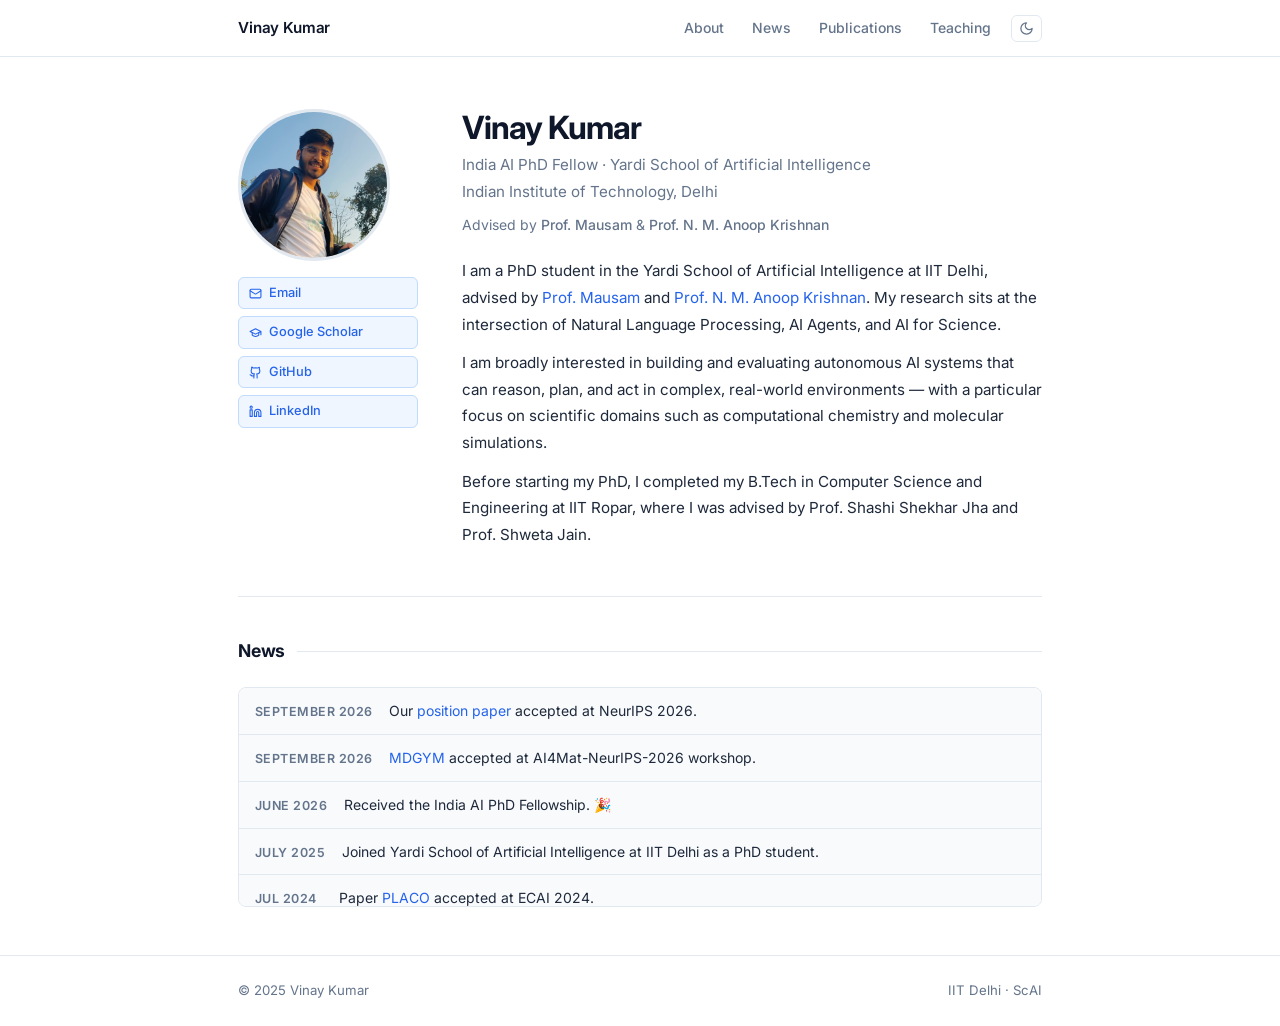
<file: index.html>
<!DOCTYPE html>
<html lang="en">

<head>
  <meta charset="utf-8">
  <meta name="viewport" content="width=device-width, initial-scale=1.0">
  <title>Vinay Kumar — PhD Student, IIT Delhi</title>
  <meta name="description"
    content="Vinay Kumar — PhD Student at IIT Delhi working on NLP, AI Agents, and AI for Science.">

  <link rel="icon" href="assets/img/favicon.png">
  <link rel="preconnect" href="https://fonts.googleapis.com">
  <link rel="preconnect" href="https://fonts.gstatic.com" crossorigin>
  <link href="https://fonts.googleapis.com/css2?family=Inter:wght@300;400;500;600;700&display=swap" rel="stylesheet">
  <link rel="stylesheet" href="assets/css/style.css">
</head>

<body>

  <header>
    <div class="inner">
      <a href="index.html" class="site-name">Vinay Kumar</a>
      <div class="header-right">
        <nav>
          <a href="#about">About</a>
          <a href="#news">News</a>
          <a href="publications.html">Publications</a>
          <a href="teaching.html">Teaching</a>
        </nav>
        <button id="dark-toggle" aria-label="Toggle dark mode">
          <svg class="icon-moon" width="15" height="15" viewBox="0 0 24 24" fill="none" stroke="currentColor" stroke-width="2" stroke-linecap="round" stroke-linejoin="round"><path d="M12 3a6 6 0 0 0 9 9 9 9 0 1 1-9-9z"/></svg>
          <svg class="icon-sun" width="15" height="15" viewBox="0 0 24 24" fill="none" stroke="currentColor" stroke-width="2" stroke-linecap="round" stroke-linejoin="round"><circle cx="12" cy="12" r="4"/><path d="M12 2v2M12 20v2M4.93 4.93l1.41 1.41M17.66 17.66l1.41 1.41M2 12h2M20 12h2M6.34 17.66l-1.41 1.41M19.07 4.93l-1.41 1.41"/></svg>
        </button>
      </div>
    </div>
  </header>

  <main>
    <div class="container">

      <!-- ── Profile ── -->
      <section id="about" class="profile" style="border-top: none; padding-top: 52px;">
        <div class="profile-grid">

          <div class="profile-photo">
            <img src="assets/img/photo.jpg" alt="Vinay Kumar">
            <div class="profile-links">
              <a href="mailto:vinay.kumar@scai.iitd.ac.in">
                <svg width="13" height="13" viewBox="0 0 24 24" fill="none" stroke="currentColor" stroke-width="2" stroke-linecap="round" stroke-linejoin="round"><rect x="2" y="4" width="20" height="16" rx="2"/><path d="m22 7-8.97 5.7a1.94 1.94 0 0 1-2.06 0L2 7"/></svg>
                Email
              </a>
              <a href="https://scholar.google.com/citations?user=8wy_79oAAAAJ&hl=en" target="_blank">
                <svg width="13" height="13" viewBox="0 0 24 24" fill="none" stroke="currentColor" stroke-width="2" stroke-linecap="round" stroke-linejoin="round"><path d="M22 10v6M2 10l10-5 10 5-10 5z"/><path d="M6 12v5c3 3 9 3 12 0v-5"/></svg>
                Google Scholar
              </a>
              <a href="https://github.com/vinay-kumar07" target="_blank">
                <svg width="13" height="13" viewBox="0 0 24 24" fill="none" stroke="currentColor" stroke-width="2" stroke-linecap="round" stroke-linejoin="round"><path d="M15 22v-4a4.8 4.8 0 0 0-1-3.2c3 0 6-2 6-5.5.08-1.25-.27-2.48-1-3.5.28-1.15.28-2.35 0-3.5 0 0-1 0-3 1.5-2.64-.5-5.36-.5-8 0C6 2 5 2 5 2c-.3 1.15-.3 2.35 0 3.5A5.403 5.403 0 0 0 4 9c0 3.5 3 5.5 6 5.5-.39.49-.68 1.05-.85 1.65-.17.6-.22 1.23-.15 1.85v4"/><path d="M9 18c-4.51 2-5-2-7-2"/></svg>
                GitHub
              </a>
              <a href="https://www.linkedin.com/in/vinay-kumar-41220b1b9/" target="_blank">
                <svg width="13" height="13" viewBox="0 0 24 24" fill="none" stroke="currentColor" stroke-width="2" stroke-linecap="round" stroke-linejoin="round"><path d="M16 8a6 6 0 0 1 6 6v7h-4v-7a2 2 0 0 0-2-2 2 2 0 0 0-2 2v7h-4v-7a6 6 0 0 1 6-6z"/><rect width="4" height="12" x="2" y="9"/><circle cx="4" cy="4" r="2"/></svg>
                LinkedIn
              </a>
              <!-- <a href="" target="_blank"> -->
                <!-- <svg width="13" height="13" viewBox="0 0 24 24" fill="none" stroke="currentColor" stroke-width="2" stroke-linecap="round" stroke-linejoin="round"><path d="M14.5 2H6a2 2 0 0 0-2 2v16a2 2 0 0 0 2 2h12a2 2 0 0 0 2-2V7.5L14.5 2z"/><polyline points="14 2 14 8 20 8"/></svg> -->
                <!-- CV -->
              <!-- </a> -->
            </div>
          </div>

          <div>
            <h1 class="profile-name">Vinay Kumar</h1>
            <p class="profile-position">India AI PhD Fellow &middot; Yardi School of Artificial Intelligence</p>
            <p class="profile-position" style="margin-bottom: 10px;">Indian Institute of Technology, Delhi</p>
            <p class="profile-advisor">
              Advised by
              <a href="http://www.cse.iitd.ac.in/~mausam/" target="_blank">Prof. Mausam</a>
              &amp;
              <a href="https://krishnanlab.github.io/" target="_blank">Prof. N. M. Anoop Krishnan</a>
            </p>

            <div class="bio">
              <p>
                I am a PhD student in the Yardi School of Artificial Intelligence at IIT Delhi, advised by
                <a href="http://www.cse.iitd.ac.in/~mausam/" target="_blank">Prof. Mausam</a> and
                <a href="https://web.iitd.ac.in/~krishnan/" target="_blank">Prof. N. M. Anoop Krishnan</a>.
                My research sits at the intersection of Natural Language Processing, AI Agents, and AI for Science.
              </p>
              <p>
                I am broadly interested in building and evaluating autonomous AI systems that can reason, plan,
                and act in complex, real-world environments — with a particular focus on scientific domains such as
                computational chemistry and molecular simulations.
              </p>
              <p>
                Before starting my PhD, I completed my B.Tech in Computer Science and Engineering at IIT Ropar, where I
                was advised by Prof. Shashi Shekhar Jha and Prof. Shweta Jain.
              </p>
            </div>
          </div>

        </div>
      </section>

      <!-- ── News ── -->
      <section id="news">
        <h2 class="section-heading">News</h2>
        <div class="news-scroll">
          <div class="news-item">
            <span class="news-date">September 2026</span>
            <span class="news-text">Our <a href="https://arxiv.org/abs/2605.08956v2" target="_blank">position paper</a> accepted at NeurIPS 2026.</span>
          </div>
          <div class="news-item">
            <span class="news-date">September 2026</span>
            <span class="news-text"><a href="http://arxiv.org/abs/2605.08941" target="_blank">MDGYM</a> accepted at AI4Mat-NeurIPS-2026 workshop.</span>
          </div>
          <div class="news-item">
            <span class="news-date">June 2026</span>
            <span class="news-text">Received the India AI PhD Fellowship. 🎉</span>
          </div>
          <div class="news-item">
            <span class="news-date">July 2025</span>
            <span class="news-text">Joined Yardi School of Artificial Intelligence at IIT Delhi as a PhD student.</span>
          </div>
          <div class="news-item">
            <span class="news-date">Jul 2024</span>
            <span class="news-text">Paper <a href="https://ebooks.iospress.nl/volumearticle/69678" target="_blank">PLACO</a> accepted at ECAI 2024.</span>
          </div>
        </div>
      </section>

    </div>
  </main>

  <footer>
    <div class="inner">
      <span>&copy; 2025 Vinay Kumar</span>
      <span>IIT Delhi &middot; ScAI</span>
    </div>
  </footer>

  <script src="assets/js/main.js"></script>

</body>

</html>
</file>
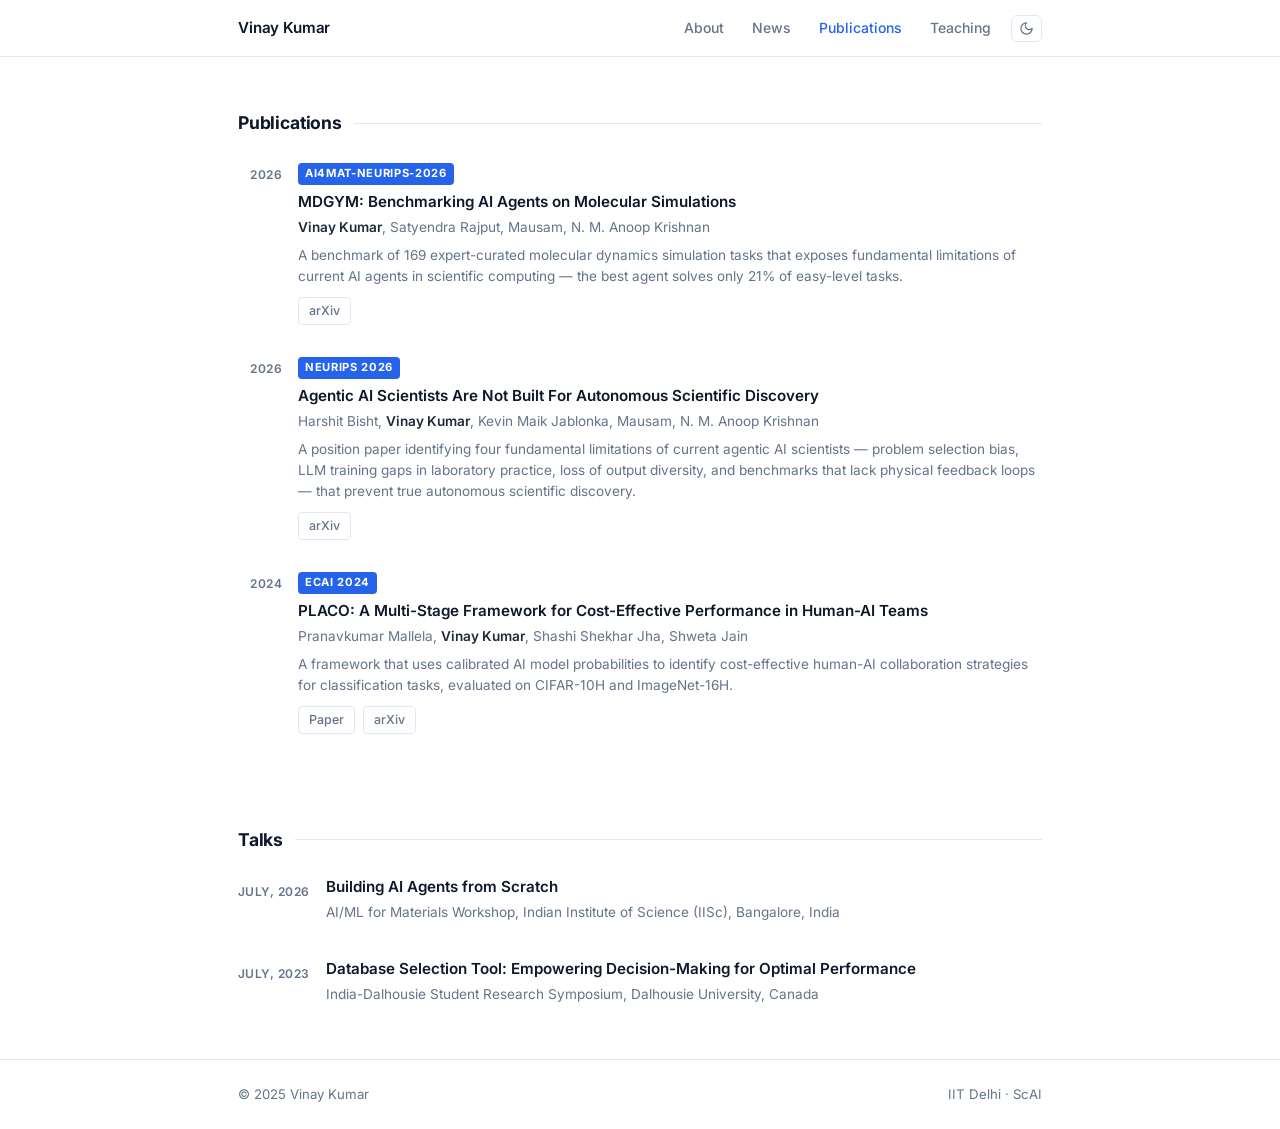
<file: publications.html>
<!DOCTYPE html>
<html lang="en">

<head>
  <meta charset="utf-8">
  <meta name="viewport" content="width=device-width, initial-scale=1.0">
  <title>Publications — Vinay Kumar</title>
  <meta name="description" content="Publications by Vinay Kumar — PhD Student at IIT Delhi.">

  <link rel="icon" href="assets/img/favicon.png">
  <link rel="preconnect" href="https://fonts.googleapis.com">
  <link rel="preconnect" href="https://fonts.gstatic.com" crossorigin>
  <link href="https://fonts.googleapis.com/css2?family=Inter:wght@300;400;500;600;700&display=swap" rel="stylesheet">
  <link rel="stylesheet" href="assets/css/style.css">
</head>

<body>

  <header>
    <div class="inner">
      <a href="index.html" class="site-name">Vinay Kumar</a>
      <div class="header-right">
        <nav>
          <a href="index.html#about">About</a>
          <a href="index.html#news">News</a>
          <a href="publications.html" class="nav-active">Publications</a>
          <a href="teaching.html">Teaching</a>
        </nav>
        <button id="dark-toggle" aria-label="Toggle dark mode">
          <svg class="icon-moon" width="15" height="15" viewBox="0 0 24 24" fill="none" stroke="currentColor" stroke-width="2" stroke-linecap="round" stroke-linejoin="round"><path d="M12 3a6 6 0 0 0 9 9 9 9 0 1 1-9-9z"/></svg>
          <svg class="icon-sun" width="15" height="15" viewBox="0 0 24 24" fill="none" stroke="currentColor" stroke-width="2" stroke-linecap="round" stroke-linejoin="round"><circle cx="12" cy="12" r="4"/><path d="M12 2v2M12 20v2M4.93 4.93l1.41 1.41M17.66 17.66l1.41 1.41M2 12h2M20 12h2M6.34 17.66l-1.41 1.41M19.07 4.93l-1.41 1.41"/></svg>
        </button>
      </div>
    </div>
  </header>

  <main>
    <div class="container">

      <section style="border-top: none; padding-top: 52px;">
        <h2 class="section-heading">Publications</h2>
        <div class="pub-list">

          <div class="pub">
            <div class="pub-year-col">
              <span class="pub-year">2026</span>
            </div>
            <div>
              <span class="pub-venue-badge">AI4Mat-NeurIPS-2026</span>
              <div class="pub-title">
                <a href="http://arxiv.org/abs/2605.08941" target="_blank">
                  MDGYM: Benchmarking AI Agents on Molecular Simulations
                </a>
              </div>
              <div class="pub-authors">
                <strong>Vinay Kumar</strong>, Satyendra Rajput, Mausam, N. M. Anoop Krishnan
              </div>
              <div class="pub-desc">
                A benchmark of 169 expert-curated molecular dynamics simulation tasks that exposes fundamental
                limitations of current AI agents in scientific computing — the best agent solves only 21% of easy-level
                tasks.
              </div>
              <div class="pub-links">
                <a class="pill-link" href="http://arxiv.org/abs/2605.08941" target="_blank">arXiv</a>
              </div>
            </div>
          </div>

          <div class="pub">
            <div class="pub-year-col">
              <span class="pub-year">2026</span>
            </div>
            <div>
              <span class="pub-venue-badge">NeurIPS 2026</span>
              <div class="pub-title">
                <a href="https://arxiv.org/abs/2605.08956v2" target="_blank">
                  Agentic AI Scientists Are Not Built For Autonomous Scientific Discovery
                </a>
              </div>
              <div class="pub-authors">
                Harshit Bisht, <strong>Vinay Kumar</strong>, Kevin Maik Jablonka, Mausam, N. M. Anoop Krishnan
              </div>
              <div class="pub-desc">
                A position paper identifying four fundamental limitations of current agentic AI scientists — problem
                selection bias, LLM training gaps in laboratory practice, loss of output diversity, and benchmarks that
                lack physical feedback loops — that prevent true autonomous scientific discovery.
              </div>
              <div class="pub-links">
                <a class="pill-link" href="https://arxiv.org/abs/2605.08956v2" target="_blank">arXiv</a>
              </div>
            </div>
          </div>

          <div class="pub">
            <div class="pub-year-col">
              <span class="pub-year">2024</span>
            </div>
            <div>
              <span class="pub-venue-badge">ECAI 2024</span>
              <div class="pub-title">
                <a href="https://ebooks.iospress.nl/volumearticle/69678" target="_blank">
                  PLACO: A Multi-Stage Framework for Cost-Effective Performance in Human-AI Teams
                </a>
              </div>
              <div class="pub-authors">
                Pranavkumar Mallela, <strong>Vinay Kumar</strong>, Shashi Shekhar Jha, Shweta Jain
              </div>
              <div class="pub-desc">
                A framework that uses calibrated AI model probabilities to identify cost-effective human-AI
                collaboration strategies for classification tasks, evaluated on CIFAR-10H and ImageNet-16H.
              </div>
              <div class="pub-links">
                <a class="pill-link" href="https://ebooks.iospress.nl/volumearticle/69678" target="_blank">Paper</a>
                <a class="pill-link" href="http://arxiv.org/abs/2605.08388" target="_blank">arXiv</a>
              </div>
            </div>
          </div>

        </div>
      </section>

      <section style="border-top: none; padding-top: 52px;">
        <h2 class="section-heading">Talks</h2>
        <div class="pub-list">
          
          <div class="pub">
            <div class="pub-year-col">
              <span class="pub-year">July, 2026</span>
            </div>
            <div>
              <div class="pub-title">
                Building AI Agents from Scratch
              </div>
              <div class="pub-authors">
                AI/ML for Materials Workshop, Indian Institute of Science (IISc), Bangalore, India
              </div>
            </div>
          </div>

          <div class="pub">
            <div class="pub-year-col">
              <span class="pub-year">July, 2023</span>
            </div>
            <div>
              <div class="pub-title">
                Database Selection Tool: Empowering Decision-Making for Optimal Performance
              </div>
              <div class="pub-authors">
                India-Dalhousie Student Research Symposium, Dalhousie University, Canada
              </div>
            </div>
          </div>

        </div>
      </section>

    </div>
  </main>

  <footer>
    <div class="inner">
      <span>&copy; 2025 Vinay Kumar</span>
      <span>IIT Delhi &middot; ScAI</span>
    </div>
  </footer>

  <script src="assets/js/main.js"></script>

</body>

</html>
</file>
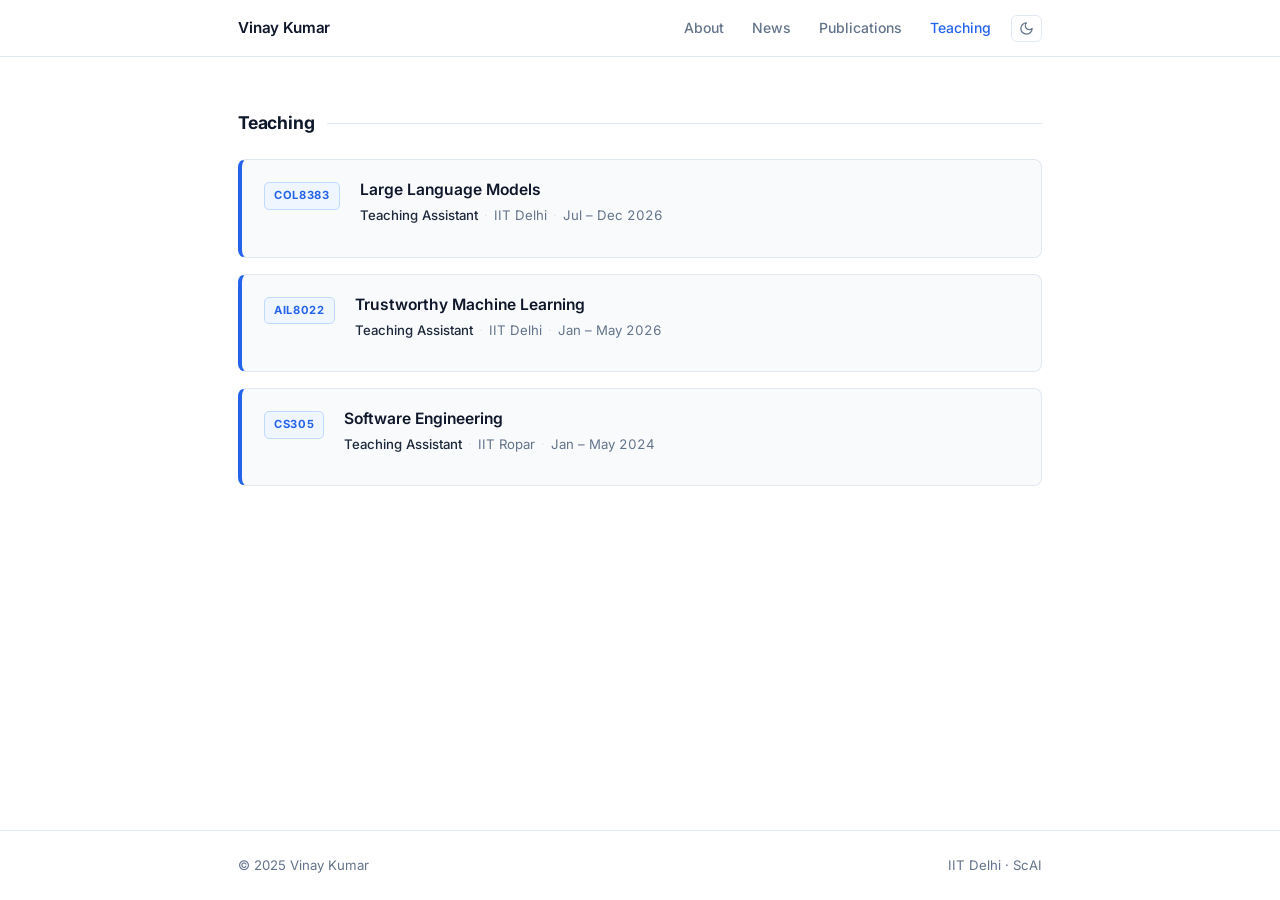
<file: teaching.html>
<!DOCTYPE html>
<html lang="en">

<head>
  <meta charset="utf-8">
  <meta name="viewport" content="width=device-width, initial-scale=1.0">
  <title>Teaching — Vinay Kumar</title>
  <meta name="description" content="Teaching experience of Vinay Kumar — PhD Student at IIT Delhi.">

  <link rel="icon" href="assets/img/favicon.png">
  <link rel="preconnect" href="https://fonts.googleapis.com">
  <link rel="preconnect" href="https://fonts.gstatic.com" crossorigin>
  <link href="https://fonts.googleapis.com/css2?family=Inter:wght@300;400;500;600;700&display=swap" rel="stylesheet">
  <link rel="stylesheet" href="assets/css/style.css">
</head>

<body>

  <header>
    <div class="inner">
      <a href="index.html" class="site-name">Vinay Kumar</a>
      <div class="header-right">
        <nav>
          <a href="index.html#about">About</a>
          <a href="index.html#news">News</a>
          <a href="publications.html">Publications</a>
          <a href="teaching.html" class="nav-active">Teaching</a>
        </nav>
        <button id="dark-toggle" aria-label="Toggle dark mode">
          <svg class="icon-moon" width="15" height="15" viewBox="0 0 24 24" fill="none" stroke="currentColor" stroke-width="2" stroke-linecap="round" stroke-linejoin="round"><path d="M12 3a6 6 0 0 0 9 9 9 9 0 1 1-9-9z"/></svg>
          <svg class="icon-sun" width="15" height="15" viewBox="0 0 24 24" fill="none" stroke="currentColor" stroke-width="2" stroke-linecap="round" stroke-linejoin="round"><circle cx="12" cy="12" r="4"/><path d="M12 2v2M12 20v2M4.93 4.93l1.41 1.41M17.66 17.66l1.41 1.41M2 12h2M20 12h2M6.34 17.66l-1.41 1.41M19.07 4.93l-1.41 1.41"/></svg>
        </button>
      </div>
    </div>
  </header>

  <main>
    <div class="container">

      <section style="border-top: none; padding-top: 52px;">
        <h2 class="section-heading">Teaching</h2>
        <div class="teach-list">

          <div class="teach-card">
            <div class="teach-code">COL8383</div>
            <div class="teach-body">
              <div class="teach-title">Large Language Models</div>
              <div class="teach-meta">
                <span class="teach-role">Teaching Assistant</span>
                <span class="teach-sep">&middot;</span>
                <span>IIT Delhi</span>
                <span class="teach-sep">&middot;</span>
                <span class="teach-term">Jul – Dec 2026</span>
              </div>
            </div>
          </div>

          <div class="teach-card">
            <div class="teach-code">AIL8022</div>
            <div class="teach-body">
              <div class="teach-title">Trustworthy Machine Learning</div>
              <div class="teach-meta">
                <span class="teach-role">Teaching Assistant</span>
                <span class="teach-sep">&middot;</span>
                <span>IIT Delhi</span>
                <span class="teach-sep">&middot;</span>
                <span class="teach-term">Jan – May 2026</span>
              </div>
            </div>
          </div>

          <div class="teach-card">
            <div class="teach-code">CS305</div>
            <div class="teach-body">
              <div class="teach-title">Software Engineering</div>
              <div class="teach-meta">
                <span class="teach-role">Teaching Assistant</span>
                <span class="teach-sep">&middot;</span>
                <span>IIT Ropar</span>
                <span class="teach-sep">&middot;</span>
                <span class="teach-term">Jan – May 2024</span>
              </div>
            </div>
          </div>

        </div>
      </section>

    </div>
  </main>

  <footer>
    <div class="inner">
      <span>&copy; 2025 Vinay Kumar</span>
      <span>IIT Delhi &middot; ScAI</span>
    </div>
  </footer>

  <script src="assets/js/main.js"></script>

</body>

</html>
</file>
<file: assets/css/style.css>
*,
*::before,
*::after {
  box-sizing: border-box;
  margin: 0;
  padding: 0;
}

:root {
  --primary: #0f172a;
  --accent: #2563eb;
  --accent-light: #eff6ff;
  --accent-mid: #bfdbfe;
  --text: #1e293b;
  --muted: #64748b;
  --border: #e2e8f0;
  --bg: #ffffff;
  --bg-alt: #f8fafc;
}

html.dark {
  --primary: #f1f5f9;
  --accent: #60a5fa;
  --accent-light: #1e3a5f;
  --accent-mid: #1e40af;
  --text: #e2e8f0;
  --muted: #94a3b8;
  --border: #334155;
  --bg: #0f172a;
  --bg-alt: #1e293b;
}

html.dark header {
  background: rgba(15, 23, 42, 0.92);
}

html {
  scroll-behavior: smooth;
}

body {
  font-family: 'Inter', -apple-system, BlinkMacSystemFont, 'Segoe UI', sans-serif;
  color: var(--text);
  background: var(--bg);
  line-height: 1.6;
  font-size: 16px;
  -webkit-font-smoothing: antialiased;
  display: flex;
  flex-direction: column;
  min-height: 100vh;
}

main {
  flex: 1;
}

a {
  color: var(--accent);
  text-decoration: none;
}

a:hover {
  text-decoration: underline;
}

/* ── Layout ── */
.container {
  max-width: 860px;
  margin: 0 auto;
  padding: 0 28px;
}

/* ── Sticky header ── */
header {
  position: sticky;
  top: 0;
  z-index: 50;
  background: rgba(255, 255, 255, 0.92);
  backdrop-filter: blur(10px);
  border-bottom: 1px solid var(--border);
}

header .inner {
  max-width: 860px;
  margin: 0 auto;
  padding: 0 28px;
  height: 56px;
  display: flex;
  align-items: center;
  justify-content: space-between;
}

.site-name {
  font-weight: 600;
  font-size: 0.95rem;
  color: var(--primary);
  letter-spacing: -0.01em;
  text-decoration: none;
}

.site-name:hover {
  text-decoration: none;
  color: var(--primary);
}

.header-right {
  display: flex;
  align-items: center;
  gap: 20px;
}

nav {
  display: flex;
  gap: 28px;
}

nav a {
  font-size: 0.875rem;
  font-weight: 500;
  color: var(--muted);
  transition: color 0.15s;
}

nav a:hover,
nav a.nav-active {
  color: var(--accent);
  text-decoration: none;
}

#dark-toggle {
  background: none;
  border: 1px solid var(--border);
  border-radius: 6px;
  padding: 5px 7px;
  cursor: pointer;
  color: var(--muted);
  display: flex;
  align-items: center;
  transition: border-color 0.15s, color 0.15s;
}

#dark-toggle:hover {
  border-color: var(--accent);
  color: var(--accent);
}

#dark-toggle .icon-sun { display: none; }
#dark-toggle .icon-moon { display: block; }
html.dark #dark-toggle .icon-sun { display: block; }
html.dark #dark-toggle .icon-moon { display: none; }

/* ── Profile hero ── */
.profile {
  padding: 56px 0 48px;
}

.profile-grid {
  display: grid;
  grid-template-columns: 180px 1fr;
  gap: 44px;
  align-items: start;
}

.profile-photo img {
  width: 152px;
  height: 152px;
  border-radius: 50%;
  object-fit: cover;
  object-position: top center;
  border: 3px solid var(--border);
  display: block;
}

.profile-name {
  font-size: 2rem;
  font-weight: 700;
  color: var(--primary);
  letter-spacing: -0.03em;
  line-height: 1.2;
  margin-bottom: 6px;
}

.profile-position {
  font-size: 0.95rem;
  color: var(--muted);
  margin-bottom: 2px;
}

.profile-advisor {
  font-size: 0.875rem;
  color: var(--muted);
  margin-bottom: 22px;
}

.profile-advisor a {
  color: var(--muted);
  font-weight: 500;
}

.profile-advisor a:hover {
  color: var(--accent);
}

/* icon links column (under photo) */
.profile-links {
  display: flex;
  flex-direction: column;
  gap: 7px;
  margin-top: 16px;
}

.profile-links a {
  display: flex;
  align-items: center;
  gap: 7px;
  font-size: 0.8rem;
  font-weight: 500;
  color: var(--accent);
  border: 1px solid var(--accent-mid);
  background: var(--accent-light);
  padding: 5px 10px;
  border-radius: 6px;
  transition: background 0.15s, border-color 0.15s;
}

.profile-links a:hover {
  background: var(--accent-mid);
  text-decoration: none;
}

.profile-links svg {
  flex-shrink: 0;
}

/* bio */
.bio p {
  font-size: 0.95rem;
  color: var(--text);
  line-height: 1.75;
  margin-bottom: 12px;
}

.bio p:last-child {
  margin-bottom: 0;
}

/* ── Section shell ── */
section {
  padding: 40px 0;
  border-top: 1px solid var(--border);
}

.section-heading {
  font-size: 1.1rem;
  font-weight: 700;
  color: var(--primary);
  letter-spacing: -0.01em;
  margin-bottom: 22px;
  display: flex;
  align-items: center;
  gap: 12px;
}

.section-heading::after {
  content: '';
  flex: 1;
  height: 1px;
  background: var(--border);
}

/* ── News ── */
.news-scroll {
  max-height: 220px;
  overflow-y: auto;
  display: flex;
  flex-direction: column;
  gap: 0;
  border: 1px solid var(--border);
  border-radius: 8px;
  background: var(--bg-alt);
  scrollbar-width: thin;
  scrollbar-color: var(--border) transparent;
}

.news-scroll::-webkit-scrollbar {
  width: 5px;
}

.news-scroll::-webkit-scrollbar-track {
  background: transparent;
}

.news-scroll::-webkit-scrollbar-thumb {
  background: var(--border);
  border-radius: 4px;
}

.news-item {
  display: flex;
  gap: 16px;
  align-items: baseline;
  padding: 12px 16px;
  border-bottom: 1px solid var(--border);
  font-size: 0.875rem;
  line-height: 1.55;
}

.news-item:last-child {
  border-bottom: none;
}

.news-date {
  flex-shrink: 0;
  font-size: 0.78rem;
  font-weight: 600;
  color: var(--muted);
  text-transform: uppercase;
  letter-spacing: 0.04em;
  min-width: 68px;
}

.news-text {
  color: var(--text);
}

/* ── Publications ── */
.pub-list {
  display: flex;
  flex-direction: column;
  gap: 28px;
}

.pub {
  display: grid;
  grid-template-columns: auto 1fr;
  gap: 0 16px;
}

.pub-year-col {
  padding-top: 2px;
  min-width: 44px;
  text-align: right;
}

.pub-year {
  font-size: 0.75rem;
  font-weight: 600;
  color: var(--muted);
  letter-spacing: 0.04em;
  text-transform: uppercase;
  line-height: 1.6;
}

.pub-venue-badge {
  display: inline-block;
  font-size: 0.7rem;
  font-weight: 700;
  text-transform: uppercase;
  letter-spacing: 0.06em;
  color: #fff;
  background: var(--accent);
  padding: 2px 7px;
  border-radius: 4px;
  margin-bottom: 6px;
}

.pub-title {
  font-size: 0.95rem;
  font-weight: 600;
  color: var(--primary);
  line-height: 1.45;
  margin-bottom: 4px;
}

.pub-title a {
  color: inherit;
}

.pub-title a:hover {
  color: var(--accent);
}

.pub-authors {
  font-size: 0.85rem;
  color: var(--muted);
  margin-bottom: 6px;
}

.pub-authors strong {
  color: var(--text);
  font-weight: 600;
}

.pub-desc {
  font-size: 0.85rem;
  color: var(--muted);
  line-height: 1.55;
  margin-bottom: 10px;
}

.pub-links {
  display: flex;
  gap: 8px;
}

.pill-link {
  font-size: 0.78rem;
  font-weight: 500;
  color: var(--muted);
  border: 1px solid var(--border);
  padding: 3px 10px;
  border-radius: 4px;
  transition: color 0.15s, border-color 0.15s;
}

.pill-link:hover {
  color: var(--accent);
  border-color: var(--accent);
  text-decoration: none;
}

/* ── Research experience ── */
.exp-list {
  display: flex;
  flex-direction: column;
  gap: 24px;
}

.exp-role {
  font-size: 0.95rem;
  font-weight: 600;
  color: var(--primary);
  margin-bottom: 2px;
}

.exp-meta {
  font-size: 0.85rem;
  color: var(--muted);
  margin-bottom: 6px;
}

.exp-desc {
  font-size: 0.875rem;
  color: var(--muted);
  line-height: 1.6;
}

.placeholder-note {
  font-size: 0.85rem;
  color: var(--muted);
  font-style: italic;
  padding: 16px;
  background: var(--bg-alt);
  border: 1px dashed var(--border);
  border-radius: 8px;
}

/* ── Teaching cards ── */
.teach-list {
  display: flex;
  flex-direction: column;
  gap: 16px;
}

.teach-card {
  display: flex;
  gap: 20px;
  padding: 20px 22px;
  border: 1px solid var(--border);
  border-left: 4px solid var(--accent);
  border-radius: 8px;
  background: var(--bg-alt);
  transition: border-color 0.15s, box-shadow 0.15s;
}

.teach-card:hover {
  box-shadow: 0 2px 12px rgba(37, 99, 235, 0.08);
}

.teach-code {
  flex-shrink: 0;
  font-size: 0.7rem;
  font-weight: 700;
  text-transform: uppercase;
  letter-spacing: 0.06em;
  color: var(--accent);
  background: var(--accent-light);
  border: 1px solid var(--accent-mid);
  padding: 4px 9px;
  border-radius: 5px;
  height: fit-content;
  margin-top: 2px;
  white-space: nowrap;
}

.teach-body {
  flex: 1;
  min-width: 0;
}

.teach-title {
  font-size: 0.975rem;
  font-weight: 600;
  color: var(--primary);
  margin-bottom: 5px;
  line-height: 1.3;
}

.teach-meta {
  display: flex;
  align-items: center;
  flex-wrap: wrap;
  gap: 6px;
  font-size: 0.825rem;
  color: var(--muted);
  margin-bottom: 10px;
}

.teach-role {
  font-weight: 500;
  color: var(--text);
}

.teach-sep {
  color: var(--border);
}

.teach-term {
  font-variant-numeric: tabular-nums;
}

.teach-desc {
  font-size: 0.85rem;
  color: var(--muted);
  line-height: 1.6;
  margin: 0;
}

/* ── Footer ── */
footer {
  border-top: 1px solid var(--border);
  padding: 24px 0;
  margin-top: 8px;
}

footer .inner {
  max-width: 860px;
  margin: 0 auto;
  padding: 0 28px;
  display: flex;
  justify-content: space-between;
  align-items: center;
  font-size: 0.825rem;
  color: var(--muted);
}

/* ── Responsive ── */
@media (max-width: 620px) {
  .profile-grid {
    grid-template-columns: 1fr;
    gap: 24px;
  }

  .profile-photo {
    display: flex;
    flex-direction: column;
    align-items: center;
  }

  .profile-photo img {
    width: 120px;
    height: 120px;
  }

  .profile-name {
    font-size: 1.6rem;
  }

  nav {
    gap: 18px;
  }

  .pub {
    grid-template-columns: 1fr;
    gap: 0;
  }

  .pub-year-col {
    text-align: left;
    margin-bottom: 6px;
  }

  footer .inner {
    flex-direction: column;
    gap: 6px;
    text-align: center;
  }
}
</file>
